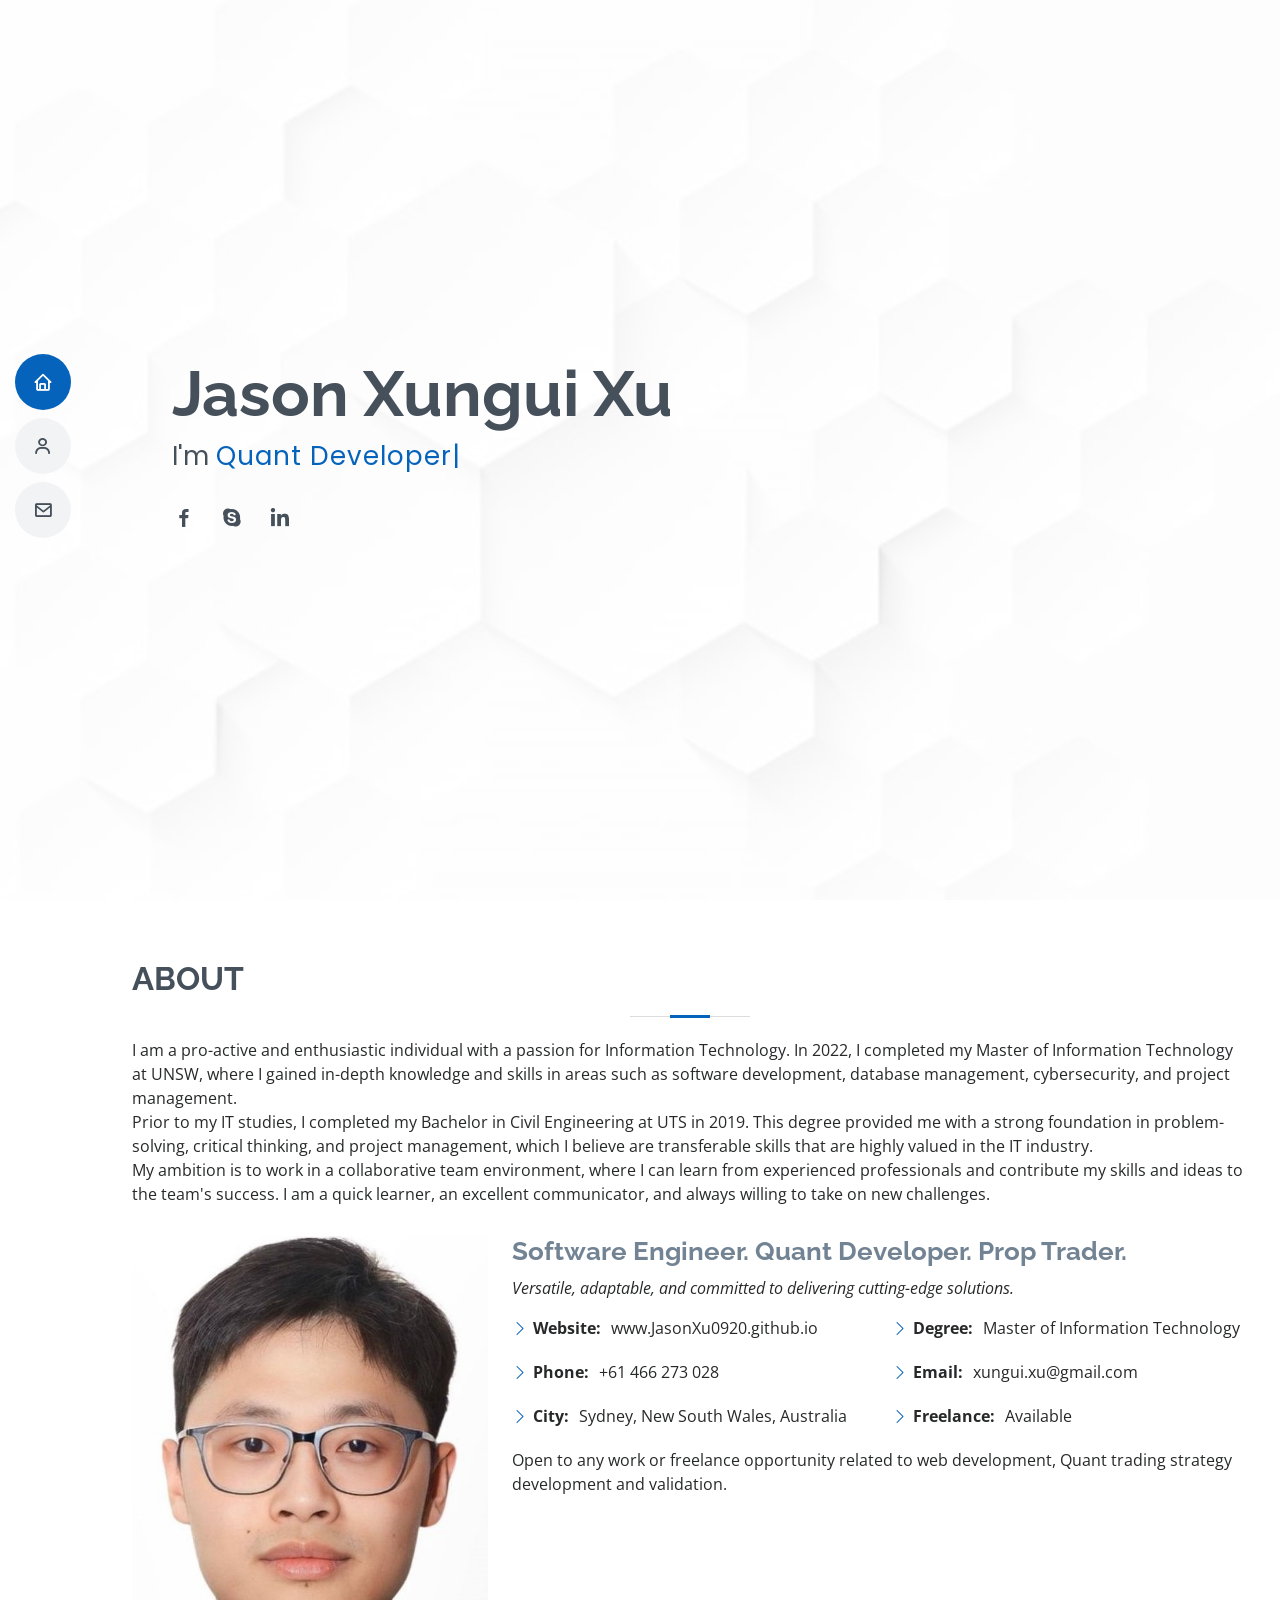
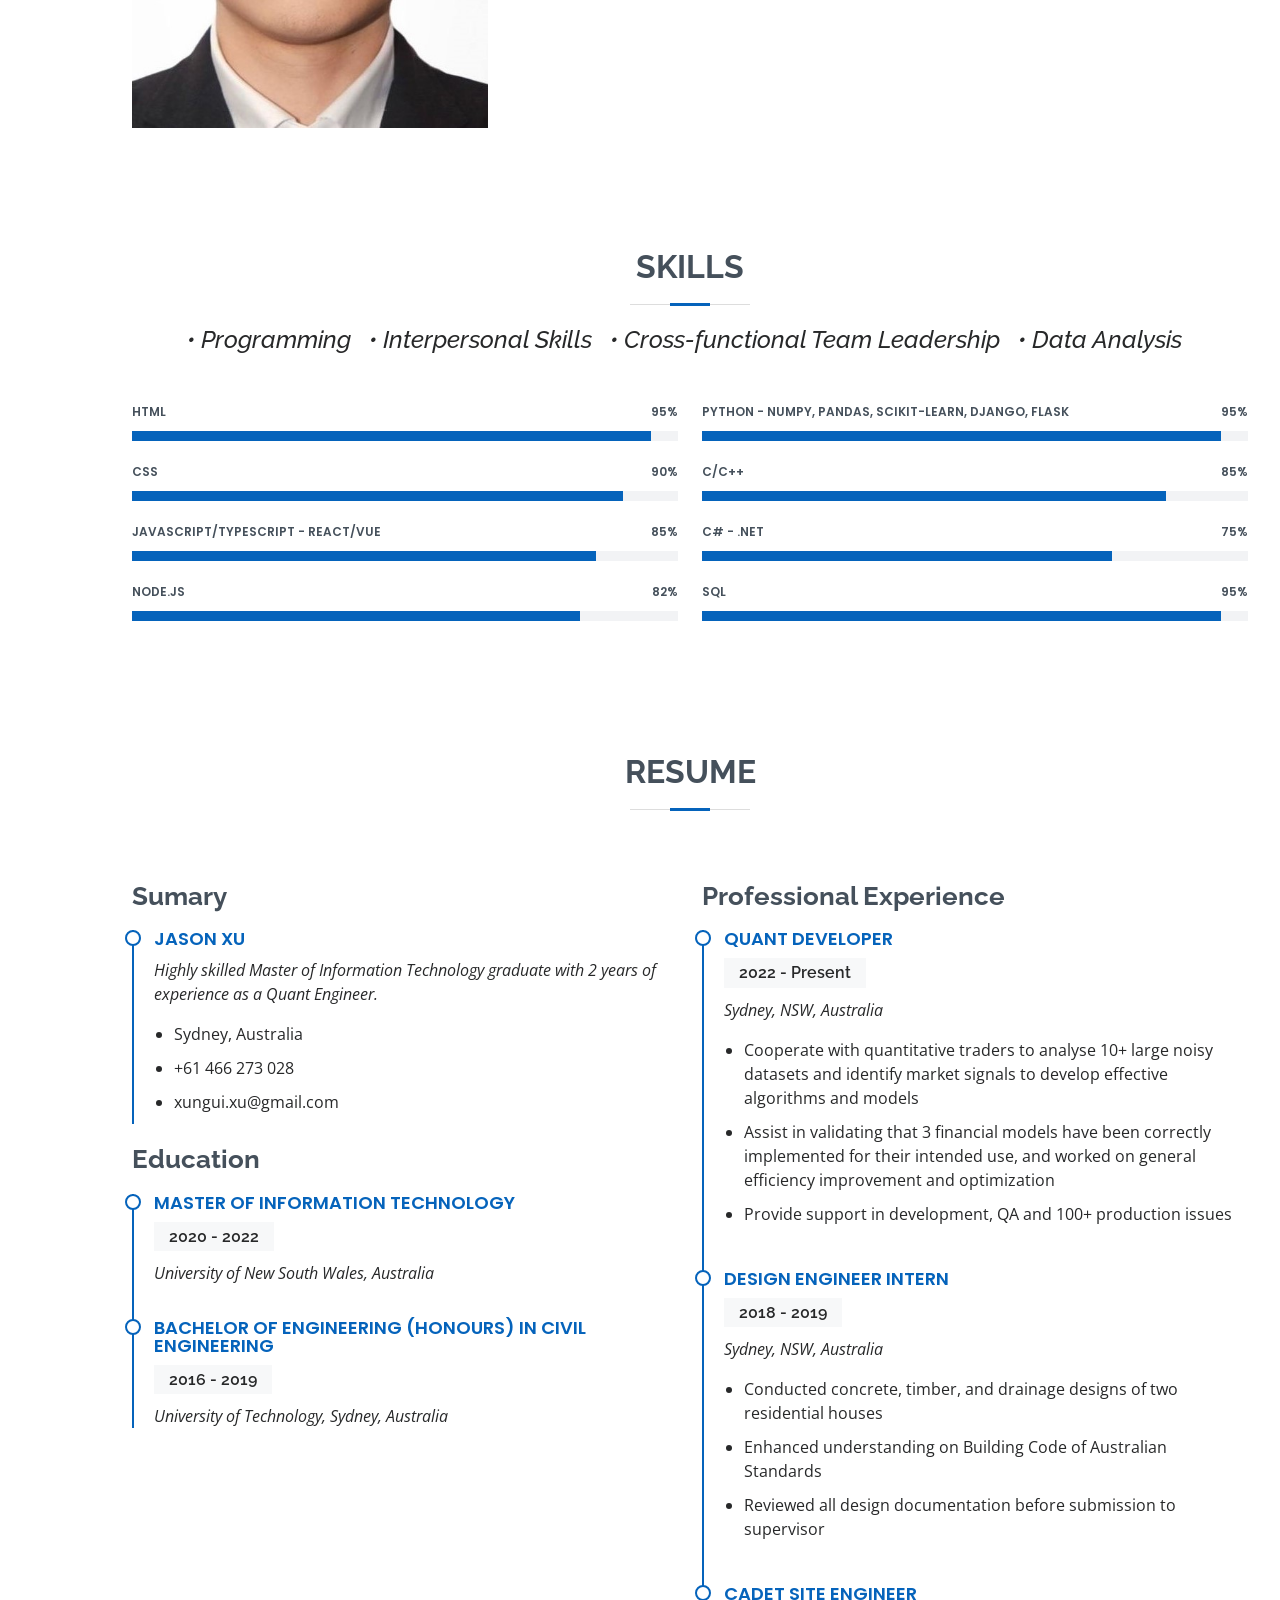
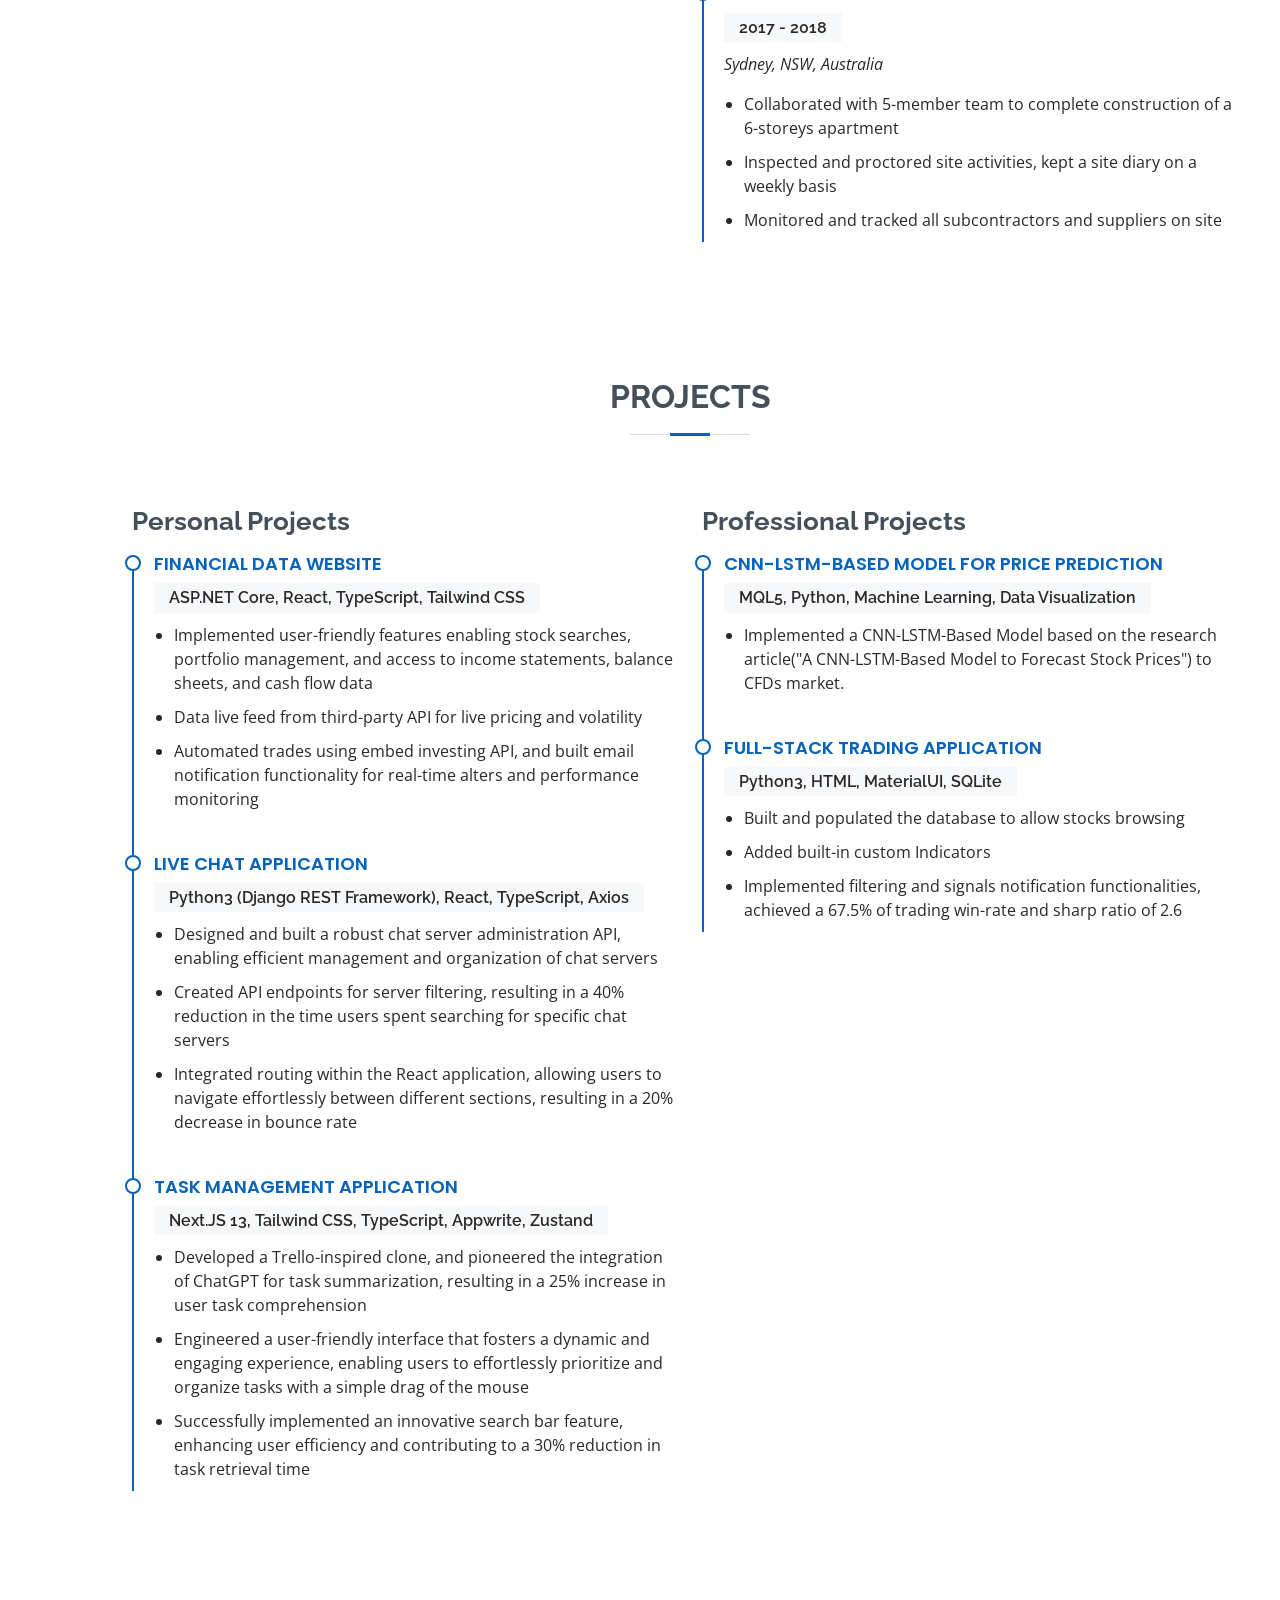
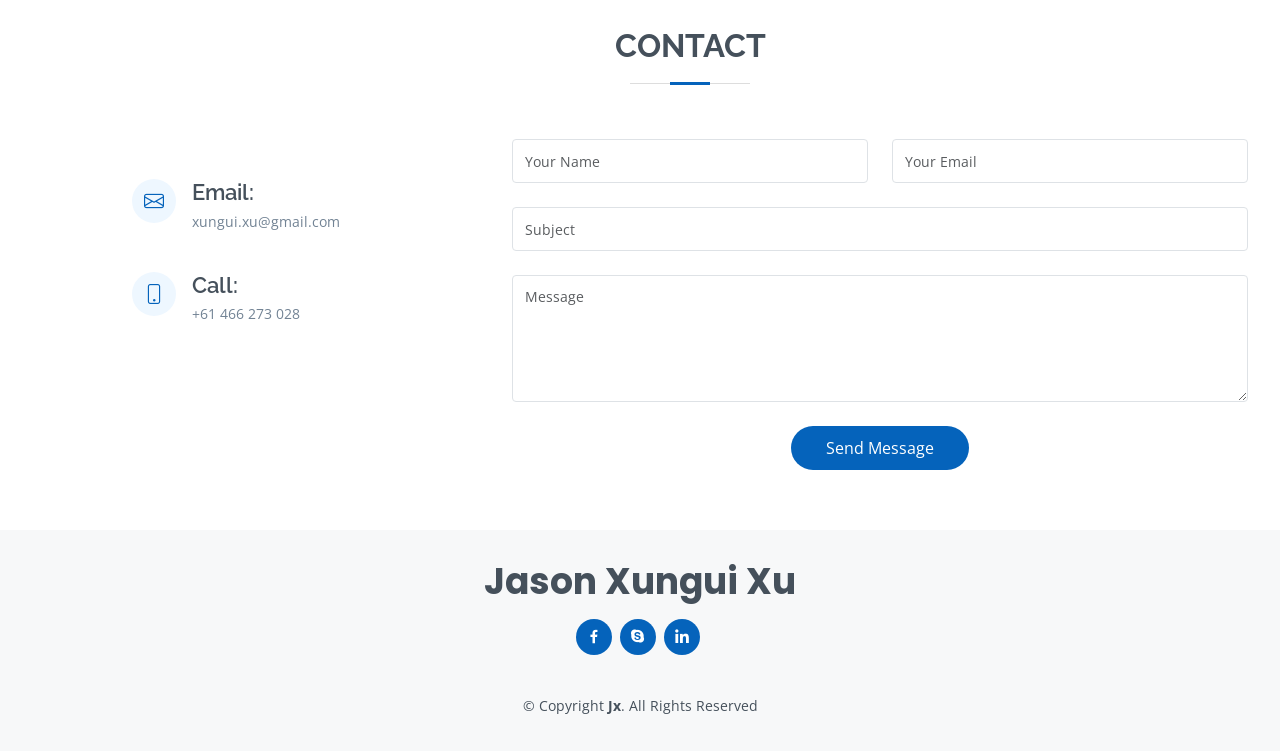
<file: index.html>
<!DOCTYPE html>
<html lang="en">

<head>
  <meta charset="utf-8">
  <meta content="width=device-width, initial-scale=1.0" name="viewport">

  <title>Jx's Page</title>
  <meta content="" name="description">
  <meta content="" name="keywords">

  <!-- Favicons -->
  <link href="assets/img/favicon.png" rel="icon">
  <link href="assets/img/apple-touch-icon.png" rel="apple-touch-icon">

  <!-- Google Fonts -->
  <link href="https://fonts.googleapis.com/css?family=Open+Sans:300,300i,400,400i,600,600i,700,700i|Raleway:300,300i,400,400i,500,500i,600,600i,700,700i|Poppins:300,300i,400,400i,500,500i,600,600i,700,700i" rel="stylesheet">

  <!-- Vendor CSS Files -->
  <link href="assets/vendor/aos/aos.css" rel="stylesheet">
  <link href="assets/vendor/bootstrap/css/bootstrap.min.css" rel="stylesheet">
  <link href="assets/vendor/bootstrap-icons/bootstrap-icons.css" rel="stylesheet">
  <link href="assets/vendor/boxicons/css/boxicons.min.css" rel="stylesheet">
  <link href="assets/vendor/glightbox/css/glightbox.min.css" rel="stylesheet">
  <link href="assets/vendor/swiper/swiper-bundle.min.css" rel="stylesheet">

  <!-- Template Main CSS File -->
  <link href="assets/css/style.css" rel="stylesheet">

</head>

<body>

  <!-- ======= Mobile nav toggle button ======= -->
  <!-- <button type="button" class="mobile-nav-toggle d-xl-none"><i class="bi bi-list mobile-nav-toggle"></i></button> -->
  <i class="bi bi-list mobile-nav-toggle d-lg-none"></i>
  <!-- ======= Header ======= -->
  <header id="header" class="d-flex flex-column justify-content-center">

    <nav id="navbar" class="navbar nav-menu">
      <ul>
        <li><a href="#hero" class="nav-link scrollto active"><i class="bx bx-home"></i> <span>Home</span></a></li>
        <li><a href="#about" class="nav-link scrollto"><i class="bx bx-user"></i> <span>About</span></a></li>
        <li><a href="#contact" class="nav-link scrollto"><i class="bx bx-envelope"></i> <span>Contact</span></a></li>
      </ul>
    </nav><!-- .nav-menu -->

  </header><!-- End Header -->

  <!-- ======= Hero Section ======= -->
  <section id="hero" class="d-flex flex-column justify-content-center">
    <div class="container" data-aos="zoom-in" data-aos-delay="100">
      <h1>Jason Xungui Xu</h1>
      <p>I'm <span class="typed" data-typed-items="Quant Developer, Software Engineer, Prop Trader"></span></p>
      <div class="social-links">
        <a href="https://www.linkedin.com/in/jason-xungui-xu1996" class="facebook"><i class="bx bxl-facebook"></i></a>
        <a href="https://www.linkedin.com/in/jason-xungui-xu1996" class="google-plus"><i class="bx bxl-skype"></i></a>
        <a href="https://www.linkedin.com/in/jason-xungui-xu1996" class="linkedin"><i class="bx bxl-linkedin"></i></a>
      </div>
    </div>
  </section><!-- End Hero -->

  <main id="main">

    <!-- ======= About Section ======= -->
    <section id="about" class="about">
      <div class="container" data-aos="fade-up">

        <div class="section-title text-start">
          <h2>About</h2>
          <p>
            I am a pro-active and enthusiastic individual with a passion for Information Technology. In 2022, I completed my Master of Information Technology at UNSW, where I gained in-depth knowledge and skills in areas such as software development, database management, cybersecurity, and project management.
          </p>
          <p>
            Prior to my IT studies, I completed my Bachelor in Civil Engineering at UTS in 2019. This degree provided me with a strong foundation in problem-solving, critical thinking, and project management, which I believe are transferable skills that are highly valued in the IT industry.
          </p>
          <p>
            My ambition is to work in a collaborative team environment, where I can learn from experienced professionals and contribute my skills and ideas to the team's success. I am a quick learner, an excellent communicator, and always willing to take on new challenges.
          </p>
        </div>

        <div class="row">
          <div class="col-lg-4">
            <img src="assets/img/profile-img.jpg" class="img-fluid" alt="">
          </div>
          <div class="col-lg-8 pt-4 pt-lg-0 content">
            <h3>Software Engineer. Quant Developer. Prop Trader.</h3>
            <p class="fst-italic">
              Versatile, adaptable, and committed to delivering cutting-edge solutions.
            </p>
            <div class="row">
              <div class="col-lg-6">
                <ul>
                  <li><i class="bi bi-chevron-right"></i> <strong>Website:</strong> <span>www.JasonXu0920.github.io</span></li>
                  <li><i class="bi bi-chevron-right"></i> <strong>Phone:</strong> <span>+61 466 273 028</span></li>
                  <li><i class="bi bi-chevron-right"></i> <strong>City:</strong> <span>Sydney, New South Wales, Australia</span></li>
                </ul>
              </div>
              <div class="col-lg-6">
                <ul>
                  <li><i class="bi bi-chevron-right"></i> <strong>Degree:</strong> <span>Master of Information Technology</span></li>
                  <li><i class="bi bi-chevron-right"></i> <strong>Email:</strong> <span>xungui.xu@gmail.com</span></li>
                  <li><i class="bi bi-chevron-right"></i> <strong>Freelance:</strong> <span>Available</span></li>
                </ul>
              </div>
            </div>
            <p>
              Open to any work or freelance opportunity related to web development, Quant trading strategy development and validation.
            </p>
          </div>
        </div>

      </div>
    </section><!-- End About Section -->

    <!-- ======= Skills Section ======= -->
    <section id="skills" class="skills section-bg">
      <div class="container" data-aos="fade-up">

        <div class="section-title">
          <h2>Skills</h2>
          <h4 style="font-style: italic">• Programming &nbsp;  • Interpersonal Skills &nbsp; • Cross-functional Team Leadership &nbsp; • Data Analysis  &nbsp;</h4>
        </div>

        <div class="row skills-content">

          <div class="col-lg-6">

            <div class="progress">
              <span class="skill">HTML <i class="val">95%</i></span>
              <div class="progress-bar-wrap">
                <div class="progress-bar" role="progressbar" aria-valuenow="95" aria-valuemin="0" aria-valuemax="100"></div>
              </div>
            </div>

            <div class="progress">
              <span class="skill">CSS <i class="val">90%</i></span>
              <div class="progress-bar-wrap">
                <div class="progress-bar" role="progressbar" aria-valuenow="90" aria-valuemin="0" aria-valuemax="100"></div>
              </div>
            </div>

            <div class="progress">
              <span class="skill">JavaScript/TypeScript  -  React/Vue<i class="val">85%</i></span>
              <div class="progress-bar-wrap">
                <div class="progress-bar" role="progressbar" aria-valuenow="85" aria-valuemin="0" aria-valuemax="100"></div>
              </div>
            </div>

            <div class="progress">
              <span class="skill">Node.js<i class="val">82%</i></span>
              <div class="progress-bar-wrap">
                <div class="progress-bar" role="progressbar" aria-valuenow="82" aria-valuemin="0" aria-valuemax="100"></div>
              </div>
            </div>

          </div>

          <div class="col-lg-6">

            <div class="progress">
              <span class="skill">Python - Numpy, Pandas, Scikit-learn, Django, Flask<i class="val">95%</i></span>
              <div class="progress-bar-wrap">
                <div class="progress-bar" role="progressbar" aria-valuenow="95" aria-valuemin="0" aria-valuemax="100"></div>
              </div>
            </div>

            <div class="progress">
              <span class="skill">C/C++ <i class="val">85%</i></span>
              <div class="progress-bar-wrap">
                <div class="progress-bar" role="progressbar" aria-valuenow="85" aria-valuemin="0" aria-valuemax="100"></div>
              </div>
            </div>

            <div class="progress">
              <span class="skill">C# - .NET <i class="val">75%</i></span>
              <div class="progress-bar-wrap">
                <div class="progress-bar" role="progressbar" aria-valuenow="75" aria-valuemin="0" aria-valuemax="100"></div>
              </div>
            </div>

            <div class="progress">
              <span class="skill">SQL<i class="val">95%</i></span>
              <div class="progress-bar-wrap">
                <div class="progress-bar" role="progressbar" aria-valuenow="95" aria-valuemin="0" aria-valuemax="100"></div>
              </div>
            </div>

          </div>

        </div>

      </div>
    </section><!-- End Skills Section -->

    <!-- ======= Resume Section ======= -->
    <section id="resume" class="resume">
      <div class="container" data-aos="fade-up">
        <div class="section-title">
          <h2>Resume</h2>
        </div>

        <div class="row">
          <div class="col-lg-6">
            <h3 class="resume-title">Sumary</h3>
            <div class="resume-item pb-0">
              <h4>Jason Xu</h4>
              <p><em>Highly skilled Master of Information Technology graduate with 2 years of experience as a Quant Engineer.</em></p>
              <ul>
                <li>Sydney, Australia</li>
                <li>+61 466 273 028</li>
                <li>xungui.xu@gmail.com</li>
              </ul>
            </div>

            <h3 class="resume-title">Education</h3>
            <div class="resume-item">
              <h4>Master of Information Technology</h4>
              <h5>2020 - 2022</h5>
              <p><em>University of New South Wales, Australia</em></p>
            </div>
            <div class="resume-item">
              <h4>Bachelor of Engineering (Honours) in Civil Engineering</h4>
              <h5>2016 - 2019</h5>
              <p><em>University of Technology, Sydney, Australia</em></p>
            </div>
          </div>
          <div class="col-lg-6">
            <h3 class="resume-title">Professional Experience</h3>
            <div class="resume-item">
              <h4>Quant Developer</h4>
              <h5>2022 - Present</h5>
              <p><em>Sydney, NSW, Australia</em></p>
              <ul>
                <li>Cooperate with quantitative traders to analyse 10+ large noisy datasets and identify market signals to develop effective algorithms and models</li>
                <li>Assist in validating that 3 financial models have been correctly implemented for their intended use, and worked on general efficiency improvement and optimization</li>
                <li>Provide support in development, QA and 100+ production issues</li>
              </ul>
            </div>
            <div class="resume-item">
              <h4>Design Engineer Intern</h4>
              <h5>2018 - 2019</h5>
              <p><em>Sydney, NSW, Australia</em></p>
              <ul>
                <li>Conducted concrete, timber, and drainage designs of two residential houses</li>
                <li>Enhanced understanding on Building Code of Australian Standards</li>
                <li>Reviewed all design documentation before submission to supervisor</li>
              </ul>
            </div>
            <div class="resume-item">
              <h4>Cadet Site Engineer</h4>
              <h5>2017 - 2018</h5>
              <p><em>Sydney, NSW, Australia</em></p>
              <ul>
                <li>Collaborated with 5-member team to complete construction of a 6-storeys apartment</li>
                <li>Inspected and proctored site activities, kept a site diary on a weekly basis</li>
                <li>Monitored and tracked all subcontractors and suppliers on site</li>
              </ul>
            </div>
          </div>
        </div>

      </div>
    </section><!-- End Resume Section -->

    <!-- ======= Project Section ======= -->
    <section id="resume" class="resume">
      <div class="container" data-aos="fade-up">
        <div class="section-title">
          <h2>Projects</h2>
        </div>

        <div class="row">
          <div class="col-lg-6">
            <h3 class="resume-title">Personal Projects</h3>
            <div class="resume-item">
              <h4>Financial Data Website</h4>
              <h5>ASP.NET Core, React, TypeScript, Tailwind CSS</h5>
              <ul>
                <li>Implemented user-friendly features enabling stock searches, portfolio management, and access to income statements, balance sheets, and cash flow data</li>
                <li>Data live feed from third-party API for live pricing and volatility</li>
                <li>Automated trades using embed investing API, and built email notification functionality for real-time alters and performance monitoring</li>
              </ul>
            </div>
            <div class="resume-item">
              <h4>Live Chat Application </h4>
              <h5>Python3 (Django REST Framework), React, TypeScript, Axios</h5>
              <ul>
                <li>Designed and built a robust chat server administration API, enabling efficient management and organization of chat servers</li>
                <li>Created API endpoints for server filtering, resulting in a 40% reduction in the time users spent searching for specific chat servers</li>
                <li>Integrated routing within the React application, allowing users to navigate effortlessly between different sections, resulting in a 20% decrease in bounce rate</li>
              </ul>
            </div>
            <div class="resume-item">
              <h4>Task Management Application </h4>
              <h5>Next.JS 13, Tailwind CSS, TypeScript, Appwrite, Zustand</h5>
              <ul>
                <li>Developed a Trello-inspired clone, and pioneered the integration of ChatGPT for task summarization, resulting in a 25% increase in user task comprehension</li>
                <li>Engineered a user-friendly interface that fosters a dynamic and engaging experience, enabling users to effortlessly prioritize and organize tasks with a simple drag of the mouse</li>
                <li>Successfully implemented an innovative search bar feature, enhancing user efficiency and contributing to a 30% reduction in task retrieval time</li>
              </ul>
            </div>
          </div>

          <div class="col-lg-6">
            <h3 class="resume-title">Professional Projects</h3>
            <div class="resume-item">
              <h4>CNN-LSTM-Based Model for price prediction</h4>
              <h5>MQL5, Python, Machine Learning, Data Visualization</h5>
              <ul>
                <li>Implemented a CNN-LSTM-Based Model based on the research article("A CNN-LSTM-Based Model to Forecast Stock Prices") to CFDs market.</li>
              </ul>
            </div>
            <div class="resume-item">
              <h4>Full-stack Trading Application </h4>
              <h5>Python3, HTML, MaterialUI, SQLite</h5>
              <ul>
                <li>Built and populated the database to allow stocks browsing</li>
                <li>Added built-in custom Indicators</li>
                <li>Implemented filtering and signals notification functionalities, achieved a 67.5% of trading win-rate and sharp ratio of 2.6</li>
              </ul>
            </div>
          </div>

        </div>
        
      </div>
    </section><!-- End Project Section -->

    <!-- ======= Contact Section ======= -->
    <section id="contact" class="contact">
      <div class="container" data-aos="fade-up">

        <div class="section-title">
          <h2>Contact</h2>
        </div>

        <div class="row mt-1">

          <div class="col-lg-4">
            <div class="info">
              <div class="email">
                <i class="bi bi-envelope"></i>
                <h4>Email:</h4>
                <p>xungui.xu@gmail.com</p>
              </div>

              <div class="phone">
                <i class="bi bi-phone"></i>
                <h4>Call:</h4>
                <p>+61 466 273 028</p>
              </div>

            </div>

          </div>

          <div class="col-lg-8 mt-5 mt-lg-0">

            <form action="forms/contact.php" method="post" role="form" class="php-email-form">
              <div class="row">
                <div class="col-md-6 form-group">
                  <input type="text" name="name" class="form-control" id="name" placeholder="Your Name" required>
                </div>
                <div class="col-md-6 form-group mt-3 mt-md-0">
                  <input type="email" class="form-control" name="email" id="email" placeholder="Your Email" required>
                </div>
              </div>
              <div class="form-group mt-3">
                <input type="text" class="form-control" name="subject" id="subject" placeholder="Subject" required>
              </div>
              <div class="form-group mt-3">
                <textarea class="form-control" name="message" rows="5" placeholder="Message" required></textarea>
              </div>
              <div class="my-3">
                <div class="loading">Loading</div>
                <div class="error-message"></div>
                <div class="sent-message">Your message has been sent. Thank you!</div>
              </div>
              <div class="text-center"><button type="submit">Send Message</button></div>
            </form>
          </div>
        </div>
      </div>
    </section><!-- End Contact Section -->

  </main><!-- End #main -->

  <!-- ======= Footer ======= -->
  <footer id="footer">
    <div class="container">
      <h3>Jason Xungui Xu</h3>
      <div class="social-links">
        <a href="https://www.linkedin.com/in/jason-xungui-xu1996" class="facebook"><i class="bx bxl-facebook"></i></a>
        <a href="https://www.linkedin.com/in/jason-xungui-xu1996" class="google-plus"><i class="bx bxl-skype"></i></a>
        <a href="https://www.linkedin.com/in/jason-xungui-xu1996" class="linkedin"><i class="bx bxl-linkedin"></i></a>
      </div>
      <div class="copyright">
        &copy; Copyright <strong><span>Jx</span></strong>. All Rights Reserved
      </div>
    </div>
  </footer><!-- End Footer -->

  <div id="preloader"></div>
  <a href="#" class="back-to-top d-flex align-items-center justify-content-center"><i class="bi bi-arrow-up-short"></i></a>

  <!-- Vendor JS Files -->
  <script src="assets/vendor/purecounter/purecounter_vanilla.js"></script>
  <script src="assets/vendor/aos/aos.js"></script>
  <script src="assets/vendor/bootstrap/js/bootstrap.bundle.min.js"></script>
  <script src="assets/vendor/glightbox/js/glightbox.min.js"></script>
  <script src="assets/vendor/isotope-layout/isotope.pkgd.min.js"></script>
  <script src="assets/vendor/swiper/swiper-bundle.min.js"></script>
  <script src="assets/vendor/typed.js/typed.umd.js"></script>
  <script src="assets/vendor/waypoints/noframework.waypoints.js"></script>
  <script src="assets/vendor/php-email-form/validate.js"></script>

  <!-- Template Main JS File -->
  <script src="assets/js/main.js"></script>

</body>

</html>
</file>
<file: assets/css/style.css>
/**
* Template Name: MyResume
* Updated: Nov 17 2023 with Bootstrap v5.3.2
* Template URL: https://bootstrapmade.com/free-html-bootstrap-template-my-resume/
* Author: BootstrapMade.com
* License: https://bootstrapmade.com/license/
*/

/*--------------------------------------------------------------
# General
--------------------------------------------------------------*/
body {
  font-family: "Open Sans", sans-serif;
  color: #272829;
}

a {
  color: #0563bb;
  text-decoration: none;
}

a:hover {
  color: #067ded;
  text-decoration: none;
}

h1,
h2,
h3,
h4,
h5,
h6 {
  font-family: "Raleway", sans-serif;
}

/*--------------------------------------------------------------
# Back to top button
--------------------------------------------------------------*/
.back-to-top {
  position: fixed;
  visibility: hidden;
  opacity: 0;
  right: 15px;
  bottom: 15px;
  z-index: 996;
  background: #0563bb;
  width: 40px;
  height: 40px;
  border-radius: 50px;
  transition: all 0.4s;
}

.back-to-top i {
  font-size: 28px;
  color: #fff;
  line-height: 0;
}

.back-to-top:hover {
  background: #0678e3;
  color: #fff;
}

.back-to-top.active {
  visibility: visible;
  opacity: 1;
}

/*--------------------------------------------------------------
# Preloader
--------------------------------------------------------------*/
#preloader {
  position: fixed;
  top: 0;
  left: 0;
  right: 0;
  bottom: 0;
  z-index: 9999;
  overflow: hidden;
  background: #fff;
}

#preloader:before {
  content: "";
  position: fixed;
  top: calc(50% - 30px);
  left: calc(50% - 30px);
  border: 6px solid #0563bb;
  border-top-color: #fff;
  border-bottom-color: #fff;
  border-radius: 50%;
  width: 60px;
  height: 60px;
  animation: animate-preloader 1s linear infinite;
}

@keyframes animate-preloader {
  0% {
    transform: rotate(0deg);
  }

  100% {
    transform: rotate(360deg);
  }
}

/*--------------------------------------------------------------
# Disable aos animation delay on mobile devices
--------------------------------------------------------------*/
@media screen and (max-width: 768px) {
  [data-aos-delay] {
    transition-delay: 0 !important;
  }
}

/*--------------------------------------------------------------
# Header
--------------------------------------------------------------*/
#header {
  position: fixed;
  top: 0;
  left: 0;
  bottom: 0;
  z-index: 9997;
  transition: all 0.5s;
  padding: 15px;
  overflow-y: auto;
}

@media (max-width: 991px) {
  #header {
    width: 300px;
    background: #fff;
    border-right: 1px solid #e6e9ec;
    left: -300px;
  }
}

@media (min-width: 991px) {
  #main {
    margin-left: 100px;
  }
}

/*--------------------------------------------------------------
# Navigation Menu
--------------------------------------------------------------*/
/**
* Desktop Navigation 
*/
.nav-menu {
  padding: 0;
  display: block;
}

.nav-menu * {
  margin: 0;
  padding: 0;
  list-style: none;
}

.nav-menu>ul>li {
  position: relative;
  white-space: nowrap;
}

.nav-menu a,
.nav-menu a:focus {
  display: flex;
  align-items: center;
  color: #45505b;
  padding: 10px 18px;
  margin-bottom: 8px;
  transition: 0.3s;
  font-size: 15px;
  border-radius: 50px;
  background: #f2f3f5;
  height: 56px;
  width: 100%;
  overflow: hidden;
  transition: 0.3s;
}

.nav-menu a i,
.nav-menu a:focus i {
  font-size: 20px;
}

.nav-menu a span,
.nav-menu a:focus span {
  padding: 0 5px 0 7px;
  color: #45505b;
}

@media (min-width: 992px) {

  .nav-menu a,
  .nav-menu a:focus {
    width: 56px;
  }

  .nav-menu a span,
  .nav-menu a:focus span {
    display: none;
    color: #fff;
  }
}

.nav-menu a:hover,
.nav-menu .active,
.nav-menu .active:focus,
.nav-menu li:hover>a {
  color: #fff;
  background: #0563bb;
}

.nav-menu a:hover span,
.nav-menu .active span,
.nav-menu .active:focus span,
.nav-menu li:hover>a span {
  color: #fff;
}

.nav-menu a:hover,
.nav-menu li:hover>a {
  width: 100%;
  color: #fff;
}

.nav-menu a:hover span,
.nav-menu li:hover>a span {
  display: block;
}

/**
* Mobile Navigation 
*/
.mobile-nav-toggle {
  position: fixed;
  right: 10px;
  top: 10px;
  z-index: 9998;
  border: 0;
  background: none;
  font-size: 28px;
  transition: all 0.4s;
  outline: none !important;
  line-height: 0;
  cursor: pointer;
  border-radius: 50px;
  padding: 5px;
}

.mobile-nav-toggle i {
  color: #45505b;
}

.mobile-nav-active {
  overflow: hidden;
}

.mobile-nav-active #header {
  left: 0;
}

.mobile-nav-active .mobile-nav-toggle {
  color: #fff;
  background-color: #0563bb;
}

/*--------------------------------------------------------------
# Hero Section
--------------------------------------------------------------*/
#hero {
  width: 100%;
  height: 100vh;
  background: url("../img/hero-bg.jpg") top right no-repeat;
  background-size: cover;
  position: relative;
}

@media (min-width: 992px) {
  #hero {
    padding-left: 160px;
  }
}

#hero:before {
  content: "";
  background: rgba(255, 255, 255, 0.8);
  position: absolute;
  bottom: 0;
  top: 0;
  left: 0;
  right: 0;
}

#hero h1 {
  margin: 0;
  font-size: 64px;
  font-weight: 700;
  line-height: 56px;
  color: #45505b;
}

#hero p {
  color: #45505b;
  margin: 15px 0 0 0;
  font-size: 26px;
  font-family: "Poppins", sans-serif;
}

#hero p span {
  color: #0563bb;
  letter-spacing: 1px;
}

#hero .social-links {
  margin-top: 30px;
}

#hero .social-links a {
  font-size: 24px;
  display: inline-block;
  color: #45505b;
  line-height: 1;
  margin-right: 20px;
  transition: 0.3s;
}

#hero .social-links a:hover {
  color: #0563bb;
}

@media (max-width: 992px) {
  #hero {
    text-align: center;
  }

  #hero h1 {
    font-size: 32px;
    line-height: 36px;
  }

  #hero p {
    margin-top: 10px;
    font-size: 20px;
    line-height: 24px;
  }
}

/*--------------------------------------------------------------
# Sections General
--------------------------------------------------------------*/
section {
  padding: 60px 0;
  overflow: hidden;
}

.section-title {
  text-align: center;
  padding-bottom: 30px;
}

.section-title h2 {
  font-size: 32px;
  font-weight: bold;
  text-transform: uppercase;
  margin-bottom: 20px;
  padding-bottom: 20px;
  position: relative;
  color: #45505b;
}

.section-title h2::before {
  content: "";
  position: absolute;
  display: block;
  width: 120px;
  height: 1px;
  background: #ddd;
  bottom: 1px;
  left: calc(50% - 60px);
}

.section-title h2::after {
  content: "";
  position: absolute;
  display: block;
  width: 40px;
  height: 3px;
  background: #0563bb;
  bottom: 0;
  left: calc(50% - 20px);
}

.section-title p {
  margin-bottom: 0;
}

/*--------------------------------------------------------------
# About
--------------------------------------------------------------*/
.about .content h3 {
  font-weight: 700;
  font-size: 26px;
  color: #728394;
}

.about .content ul {
  list-style: none;
  padding: 0;
}

.about .content ul li {
  margin-bottom: 20px;
  display: flex;
  align-items: center;
}

.about .content ul strong {
  margin-right: 10px;
}

.about .content ul i {
  font-size: 16px;
  margin-right: 5px;
  color: #0563bb;
  line-height: 0;
}

.about .content p:last-child {
  margin-bottom: 0;
}

/*--------------------------------------------------------------
# Facts
--------------------------------------------------------------*/
.facts .count-box {
  padding: 30px 30px 25px 30px;
  margin-top: 30px;
  width: 100%;
  position: relative;
  text-align: center;
  background: #fff;
}

.facts .count-box i {
  position: absolute;
  top: -25px;
  left: 50%;
  transform: translateX(-50%);
  font-size: 24px;
  background: #0563bb;
  color: #fff;
  border-radius: 50px;
  display: inline-flex;
  align-items: center;
  justify-content: center;
  width: 48px;
  height: 48px;
}

.facts .count-box span {
  font-size: 36px;
  display: block;
  font-weight: 600;
  color: #011426;
}

.facts .count-box p {
  padding: 0;
  margin: 0;
  font-family: "Raleway", sans-serif;
  font-size: 14px;
}

/*--------------------------------------------------------------
# Akills
--------------------------------------------------------------*/
.skills .progress {
  height: 60px;
  display: block;
  background: none;
  border-radius: 0;
}

.skills .progress .skill {
  padding: 10px 0;
  margin: 0;
  text-transform: uppercase;
  display: block;
  font-weight: 600;
  font-family: "Poppins", sans-serif;
  color: #45505b;
}

.skills .progress .skill .val {
  float: right;
  font-style: normal;
}

.skills .progress-bar-wrap {
  background: #f2f3f5;
}

.skills .progress-bar {
  width: 1px;
  height: 10px;
  transition: 0.9s;
  background-color: #0563bb;
}

/*--------------------------------------------------------------
# Resume
--------------------------------------------------------------*/
.resume .resume-title {
  font-size: 26px;
  font-weight: 700;
  margin-top: 20px;
  margin-bottom: 20px;
  color: #45505b;
}

.resume .resume-item {
  padding: 0 0 20px 20px;
  margin-top: -2px;
  border-left: 2px solid #0563bb;
  position: relative;
}

.resume .resume-item h4 {
  line-height: 18px;
  font-size: 18px;
  font-weight: 600;
  text-transform: uppercase;
  font-family: "Poppins", sans-serif;
  color: #0563bb;
  margin-bottom: 10px;
}

.resume .resume-item h5 {
  font-size: 16px;
  background: #f7f8f9;
  padding: 5px 15px;
  display: inline-block;
  font-weight: 600;
  margin-bottom: 10px;
}

.resume .resume-item ul {
  padding-left: 20px;
}

.resume .resume-item ul li {
  padding-bottom: 10px;
}

.resume .resume-item:last-child {
  padding-bottom: 0;
}

.resume .resume-item::before {
  content: "";
  position: absolute;
  width: 16px;
  height: 16px;
  border-radius: 50px;
  left: -9px;
  top: 0;
  background: #fff;
  border: 2px solid #0563bb;
}

/*--------------------------------------------------------------
# Portfolio
--------------------------------------------------------------*/
.portfolio .portfolio-item {
  margin-bottom: 30px;
}

.portfolio #portfolio-flters {
  padding: 0;
  margin: 0 auto 25px auto;
  list-style: none;
  text-align: center;
  background: #fff;
  border-radius: 50px;
  padding: 2px 15px;
}

.portfolio #portfolio-flters li {
  cursor: pointer;
  display: inline-block;
  padding: 10px 15px;
  font-size: 14px;
  font-weight: 600;
  line-height: 1;
  text-transform: uppercase;
  color: #272829;
  margin-bottom: 5px;
  transition: all 0.3s ease-in-out;
}

.portfolio #portfolio-flters li:hover,
.portfolio #portfolio-flters li.filter-active {
  color: #0563bb;
}

.portfolio #portfolio-flters li:last-child {
  margin-right: 0;
}

.portfolio .portfolio-wrap {
  transition: 0.3s;
  position: relative;
  overflow: hidden;
  z-index: 1;
  background: rgba(69, 80, 91, 0.8);
}

.portfolio .portfolio-wrap::before {
  content: "";
  background: rgba(255, 255, 255, 0.7);
  position: absolute;
  left: 30px;
  right: 30px;
  top: 30px;
  bottom: 30px;
  transition: all ease-in-out 0.3s;
  z-index: 2;
  opacity: 0;
}

.portfolio .portfolio-wrap .portfolio-info {
  opacity: 0;
  position: absolute;
  top: 0;
  left: 0;
  right: 0;
  bottom: 0;
  text-align: center;
  z-index: 3;
  transition: all ease-in-out 0.3s;
  display: flex;
  flex-direction: column;
  justify-content: center;
  align-items: center;
}

.portfolio .portfolio-wrap .portfolio-info::before {
  display: block;
  content: "";
  width: 48px;
  height: 48px;
  position: absolute;
  top: 35px;
  left: 35px;
  border-top: 3px solid #d7dce1;
  border-left: 3px solid #d7dce1;
  transition: all 0.5s ease 0s;
  z-index: 9994;
}

.portfolio .portfolio-wrap .portfolio-info::after {
  display: block;
  content: "";
  width: 48px;
  height: 48px;
  position: absolute;
  bottom: 35px;
  right: 35px;
  border-bottom: 3px solid #d7dce1;
  border-right: 3px solid #d7dce1;
  transition: all 0.5s ease 0s;
  z-index: 9994;
}

.portfolio .portfolio-wrap .portfolio-info h4 {
  font-size: 20px;
  color: #45505b;
  font-weight: 600;
}

.portfolio .portfolio-wrap .portfolio-info p {
  color: #45505b;
  font-size: 14px;
  text-transform: uppercase;
  padding: 0;
  margin: 0;
}

.portfolio .portfolio-wrap .portfolio-links {
  text-align: center;
  z-index: 4;
}

.portfolio .portfolio-wrap .portfolio-links a {
  color: #45505b;
  margin: 0 2px;
  font-size: 28px;
  display: inline-block;
  transition: 0.3s;
}

.portfolio .portfolio-wrap .portfolio-links a:hover {
  color: #148af9;
}

.portfolio .portfolio-wrap:hover::before {
  top: 0;
  left: 0;
  right: 0;
  bottom: 0;
  opacity: 1;
}

.portfolio .portfolio-wrap:hover .portfolio-info {
  opacity: 1;
}

.portfolio .portfolio-wrap:hover .portfolio-info::before {
  top: 15px;
  left: 15px;
}

.portfolio .portfolio-wrap:hover .portfolio-info::after {
  bottom: 15px;
  right: 15px;
}

/*--------------------------------------------------------------
# Portfolio Details
--------------------------------------------------------------*/
.portfolio-details {
  padding-top: 40px;
}

.portfolio-details .portfolio-details-slider img {
  width: 100%;
}

.portfolio-details .portfolio-details-slider .swiper-pagination {
  margin-top: 20px;
  position: relative;
}

.portfolio-details .portfolio-details-slider .swiper-pagination .swiper-pagination-bullet {
  width: 12px;
  height: 12px;
  background-color: #fff;
  opacity: 1;
  border: 1px solid #0563bb;
}

.portfolio-details .portfolio-details-slider .swiper-pagination .swiper-pagination-bullet-active {
  background-color: #0563bb;
}

.portfolio-details .portfolio-info {
  padding: 30px;
  box-shadow: 0px 0 30px rgba(69, 80, 91, 0.08);
}

.portfolio-details .portfolio-info h3 {
  font-size: 22px;
  font-weight: 700;
  margin-bottom: 20px;
  padding-bottom: 20px;
  border-bottom: 1px solid #eee;
}

.portfolio-details .portfolio-info ul {
  list-style: none;
  padding: 0;
  font-size: 15px;
}

.portfolio-details .portfolio-info ul li+li {
  margin-top: 10px;
}

.portfolio-details .portfolio-description {
  padding-top: 30px;
}

.portfolio-details .portfolio-description h2 {
  font-size: 26px;
  font-weight: 700;
  margin-bottom: 20px;
}

.portfolio-details .portfolio-description p {
  padding: 0;
}

/*--------------------------------------------------------------
# Services
--------------------------------------------------------------*/
.services .icon-box {
  text-align: center;
  padding: 70px 20px 80px 20px;
  transition: all ease-in-out 0.3s;
  background: #fff;
  box-shadow: 0px 5px 90px 0px rgba(110, 123, 131, 0.05);
}

.services .icon-box .icon {
  margin: 0 auto;
  width: 100px;
  height: 100px;
  display: flex;
  align-items: center;
  justify-content: center;
  transition: ease-in-out 0.3s;
  position: relative;
}

.services .icon-box .icon i {
  font-size: 36px;
  transition: 0.5s;
  position: relative;
}

.services .icon-box .icon svg {
  position: absolute;
  top: 0;
  left: 0;
}

.services .icon-box .icon svg path {
  transition: 0.5s;
  fill: #f5f5f5;
}

.services .icon-box h4 {
  font-weight: 600;
  margin: 10px 0 15px 0;
  font-size: 22px;
}

.services .icon-box h4 a {
  color: #45505b;
  transition: ease-in-out 0.3s;
}

.services .icon-box p {
  line-height: 24px;
  font-size: 14px;
  margin-bottom: 0;
}

.services .icon-box:hover {
  border-color: #fff;
  box-shadow: 0px 0 35px 0 rgba(0, 0, 0, 0.08);
}

.services .iconbox-blue i {
  color: #47aeff;
}

.services .iconbox-blue:hover .icon i {
  color: #fff;
}

.services .iconbox-blue:hover .icon path {
  fill: #47aeff;
}

.services .iconbox-orange i {
  color: #ffa76e;
}

.services .iconbox-orange:hover .icon i {
  color: #fff;
}

.services .iconbox-orange:hover .icon path {
  fill: #ffa76e;
}

.services .iconbox-pink i {
  color: #e80368;
}

.services .iconbox-pink:hover .icon i {
  color: #fff;
}

.services .iconbox-pink:hover .icon path {
  fill: #e80368;
}

.services .iconbox-yellow i {
  color: #ffbb2c;
}

.services .iconbox-yellow:hover .icon i {
  color: #fff;
}

.services .iconbox-yellow:hover .icon path {
  fill: #ffbb2c;
}

.services .iconbox-red i {
  color: #ff5828;
}

.services .iconbox-red:hover .icon i {
  color: #fff;
}

.services .iconbox-red:hover .icon path {
  fill: #ff5828;
}

.services .iconbox-teal i {
  color: #11dbcf;
}

.services .iconbox-teal:hover .icon i {
  color: #fff;
}

.services .iconbox-teal:hover .icon path {
  fill: #11dbcf;
}

/*--------------------------------------------------------------
# Testimonials
--------------------------------------------------------------*/
.testimonials .section-header {
  margin-bottom: 40px;
}

.testimonials .testimonials-carousel,
.testimonials .testimonials-slider {
  overflow: hidden;
}

.testimonials .testimonial-item {
  text-align: center;
}

.testimonials .testimonial-item .testimonial-img {
  width: 120px;
  border-radius: 50%;
  border: 4px solid #fff;
  margin: 0 auto;
}

.testimonials .testimonial-item h3 {
  font-size: 20px;
  font-weight: bold;
  margin: 10px 0 5px 0;
  color: #111;
}

.testimonials .testimonial-item h4 {
  font-size: 14px;
  color: #999;
  margin: 0 0 15px 0;
}

.testimonials .testimonial-item .quote-icon-left,
.testimonials .testimonial-item .quote-icon-right {
  color: #90c8fc;
  font-size: 26px;
}

.testimonials .testimonial-item .quote-icon-left {
  display: inline-block;
  left: -5px;
  position: relative;
}

.testimonials .testimonial-item .quote-icon-right {
  display: inline-block;
  right: -5px;
  position: relative;
  top: 10px;
}

.testimonials .testimonial-item p {
  font-style: italic;
  margin: 0 auto 15px auto;
}

.testimonials .swiper-pagination {
  margin-top: 20px;
  position: relative;
}

.testimonials .swiper-pagination .swiper-pagination-bullet {
  width: 12px;
  height: 12px;
  background-color: #fff;
  opacity: 1;
  border: 1px solid #0563bb;
}

.testimonials .swiper-pagination .swiper-pagination-bullet-active {
  background-color: #0563bb;
}

@media (min-width: 992px) {
  .testimonials .testimonial-item p {
    width: 80%;
  }
}

/*--------------------------------------------------------------
# Contact
--------------------------------------------------------------*/
.contact .info {
  width: 100%;
  background: #fff;
}

.contact .info i {
  font-size: 20px;
  color: #0563bb;
  float: left;
  width: 44px;
  height: 44px;
  background: #eef7ff;
  display: flex;
  justify-content: center;
  align-items: center;
  border-radius: 50px;
  transition: all 0.3s ease-in-out;
}

.contact .info h4 {
  padding: 0 0 0 60px;
  font-size: 22px;
  font-weight: 600;
  margin-bottom: 5px;
  color: #45505b;
}

.contact .info p {
  padding: 0 0 0 60px;
  margin-bottom: 0;
  font-size: 14px;
  color: #728394;
}

.contact .info .email,
.contact .info .phone {
  margin-top: 40px;
}

.contact .info .email:hover i,
.contact .info .address:hover i,
.contact .info .phone:hover i {
  background: #0563bb;
  color: #fff;
}

.contact .php-email-form {
  width: 100%;
  background: #fff;
}

.contact .php-email-form .form-group {
  padding-bottom: 8px;
}

.contact .php-email-form .error-message {
  display: none;
  color: #fff;
  background: #ed3c0d;
  text-align: left;
  padding: 15px;
  font-weight: 600;
}

.contact .php-email-form .error-message br+br {
  margin-top: 25px;
}

.contact .php-email-form .sent-message {
  display: none;
  color: #fff;
  background: #18d26e;
  text-align: center;
  padding: 15px;
  font-weight: 600;
}

.contact .php-email-form .loading {
  display: none;
  background: #fff;
  text-align: center;
  padding: 15px;
}

.contact .php-email-form .loading:before {
  content: "";
  display: inline-block;
  border-radius: 50%;
  width: 24px;
  height: 24px;
  margin: 0 10px -6px 0;
  border: 3px solid #18d26e;
  border-top-color: #eee;
  animation: animate-loading 1s linear infinite;
}

.contact .php-email-form input,
.contact .php-email-form textarea {
  border-radius: 4px;
  box-shadow: none;
  font-size: 14px;
}

.contact .php-email-form input[type=text],
.contact .php-email-form input[type=email] {
  height: 44px;
}

.contact .php-email-form textarea {
  padding: 10px 12px;
}

.contact .php-email-form button[type=submit] {
  background: #0563bb;
  border: 0;
  padding: 10px 35px;
  color: #fff;
  transition: 0.4s;
  border-radius: 50px;
}

.contact .php-email-form button[type=submit]:hover {
  background: #0678e3;
}

@keyframes animate-loading {
  0% {
    transform: rotate(0deg);
  }

  100% {
    transform: rotate(360deg);
  }
}

/*--------------------------------------------------------------
# Footer
--------------------------------------------------------------*/
#footer {
  background: #f7f8f9;
  color: #45505b;
  font-size: 14px;
  text-align: center;
  padding: 30px 0;
}

#footer h3 {
  font-size: 36px;
  font-weight: 700;
  position: relative;
  font-family: "Poppins", sans-serif;
  padding: 0;
  margin: 0 0 15px 0;
}

#footer p {
  font-size: 15;
  font-style: italic;
  padding: 0;
  margin: 0 0 40px 0;
}

#footer .social-links {
  margin: 0 0 40px 0;
}

#footer .social-links a {
  font-size: 18px;
  display: inline-block;
  background: #0563bb;
  color: #fff;
  line-height: 1;
  padding: 8px 0;
  margin-right: 4px;
  border-radius: 50%;
  text-align: center;
  width: 36px;
  height: 36px;
  transition: 0.3s;
}

#footer .social-links a:hover {
  background: #0678e3;
  color: #fff;
  text-decoration: none;
}

#footer .copyright {
  margin: 0 0 5px 0;
}

#footer .credits {
  font-size: 13px;
}
</file>
